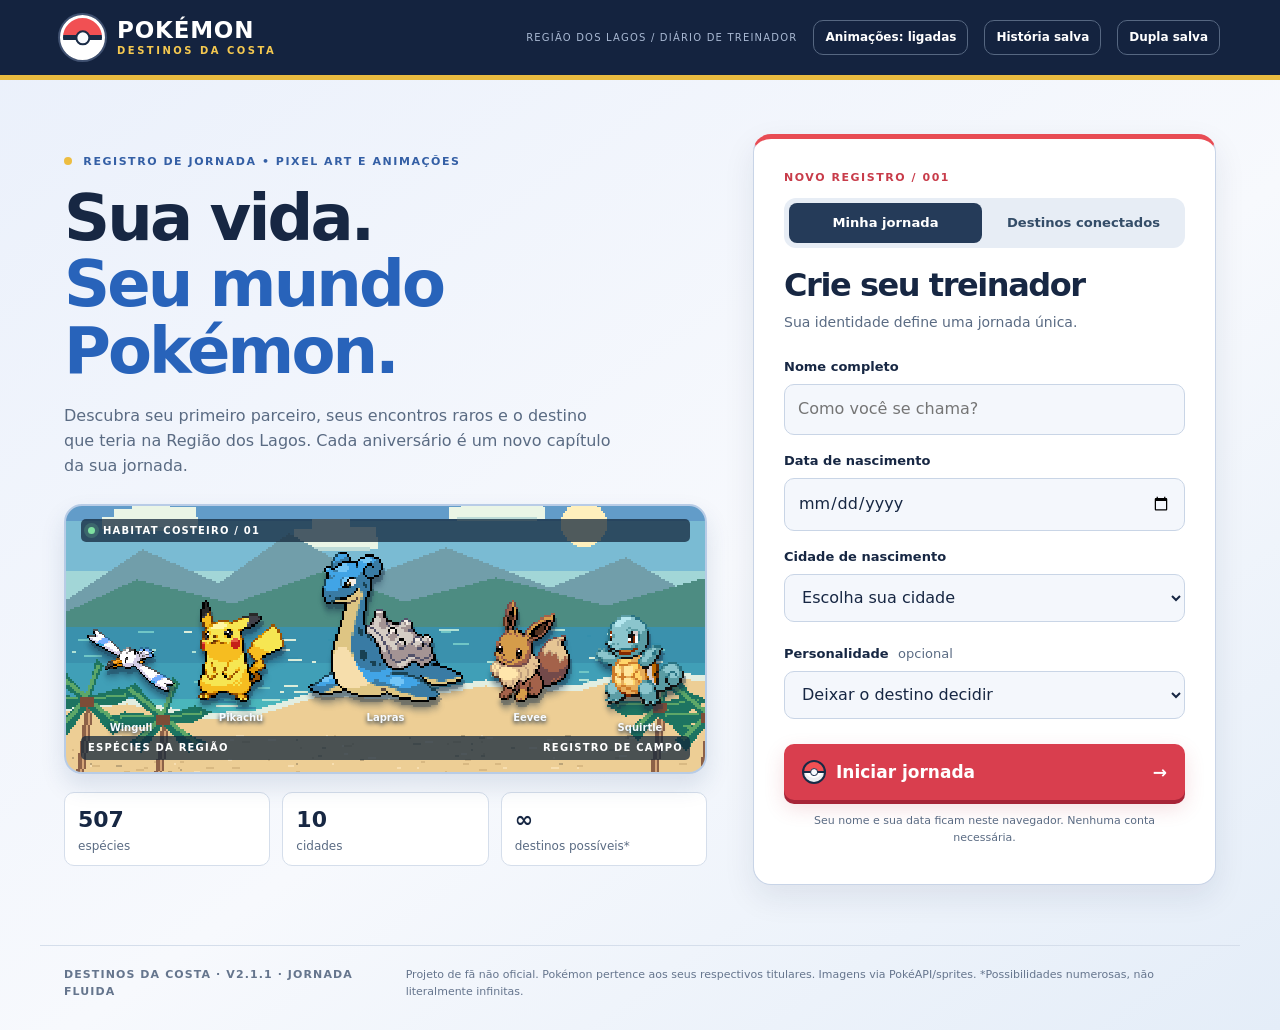
<file: index.html>
<!doctype html><html lang="pt-BR"><head><meta charset="utf-8"><meta name="viewport" content="width=device-width,initial-scale=1"><meta name="theme-color" content="#14233f"><title>Pokémon: Destinos da Costa</title><link rel="stylesheet" href="style.css"><script defer src="data.js"></script><script defer src="engine.js"></script><script defer src="scenes.js"></script><script defer src="visuals.js"></script><script defer src="narrative.js"></script><script defer src="app.js"></script></head><body>
<header class="top"><a class="brand" href="#inicio"><span class="brand-mark ball" aria-hidden="true"></span><span>POKÉMON <small>DESTINOS DA COSTA</small></span></a><div class="top-right"><span>REGIÃO DOS LAGOS / DIÁRIO DE TREINADOR</span><button id="visual-toggle" class="ghost small" aria-pressed="true" type="button">Animações: ligadas</button><button id="load" class="ghost small">História salva</button><button id="load-pair" class="ghost small">Dupla salva</button></div></header>
<main id="inicio"><section id="welcome" class="welcome"><div class="intro"><div class="eyebrow"><span class="dot"></span> REGISTRO DE JORNADA • PIXEL ART E ANIMAÇÕES</div><h1>Sua vida.<br> <em>Seu mundo Pokémon.</em></h1><p>Descubra seu primeiro parceiro, seus encontros raros e o destino que teria na Região dos Lagos. Cada aniversário é um novo capítulo da sua jornada.</p><div class="hero-field"><div class="field-grid"></div><div class="field-label"><i></i> HABITAT COSTEIRO / 01</div><div class="hero-mons" id="hero-mons"></div><div class="field-bottom"><span>ESPÉCIES DA REGIÃO</span><span>REGISTRO DE CAMPO</span></div></div><div class="mini-stats"><span><b id="species-count">—</b> espécies</span><span><b>10</b> cidades</span><span><b>∞</b> destinos possíveis*</span></div></div>
<form id="form" class="form-panel"><div class="eyebrow">NOVO REGISTRO / 001</div><div class="mode-switch"><button type="button" id="mode-single" aria-pressed="true">Minha jornada</button><button type="button" id="mode-pair" aria-pressed="false">Destinos conectados</button></div><h2>Crie seu treinador</h2><p>Sua identidade define uma jornada única.</p><label for="name">Nome completo</label><input id="name" name="name" placeholder="Como você se chama?" maxlength="100" required autocomplete="name"><label for="birth">Data de nascimento</label><input type="date" id="birth" name="birth" min="1900-01-01" required><label for="city">Cidade de nascimento</label><select id="city" required></select><div id="city-hint" class="city-hint"></div><label for="personality">Personalidade <span class="optional">opcional</span></label><select id="personality"><option value="auto">Deixar o destino decidir</option><option value="explorer">Aventureiro e explorador</option><option value="competitive">Competitivo e determinado</option><option value="calm">Tranquilo e protetor</option><option value="curious">Curioso e estudioso</option><option value="independent">Independente e reservado</option></select><fieldset id="second-trainer" hidden disabled><legend>Segundo treinador</legend><label for="name-b">Nome completo</label><input id="name-b" maxlength="100" required placeholder="Quem vai cruzar seu caminho?"><label for="birth-b">Data de nascimento</label><input type="date" id="birth-b" min="1900-01-01" required><label for="city-b">Cidade de nascimento</label><select id="city-b" required></select><label for="personality-b">Personalidade</label><select id="personality-b"></select><label for="relation">Possível relação</label><select id="relation"><option value="destiny">Deixar o destino decidir</option><option value="friendship">Amizade</option><option value="rivalry">Rivalidade</option><option value="romance">Romance (apenas na vida adulta)</option></select><p class="privacy">Duas histórias alternativas no mesmo universo. Nenhum dado é enviado ao servidor.</p></fieldset><button class="primary" type="submit"><span class="ball mini" aria-hidden="true"></span> Iniciar jornada <span>→</span></button><p class="privacy">Seu nome e sua data ficam neste navegador. Nenhuma conta necessária.</p><p class="error" id="error" role="alert"></p></form></section>
<div id="image-status" class="image-status" role="status" hidden></div><section id="result" hidden><div class="result-hero"><div><div class="eyebrow">FICHA DE TREINADOR <span id="universe-label"></span></div><h1 id="result-title"></h1><p id="subtitle"></p><div id="titles" class="chips"></div></div><div class="actions"><button class="ghost" id="save">Salvar neste dispositivo</button><button class="ghost" id="export">Exportar biografia</button><button class="ghost" id="alternate">Outro universo</button><button class="ghost" id="reset">Nova história</button></div></div><div id="summary" class="stats"></div><section id="team-preview" class="team-preview"></section><nav class="tabs" aria-label="Seções da biografia"><button data-tab="life" class="selected">01 · Diário de vida</button><button data-tab="team">02 · Companheiros</button><button data-tab="dex">03 · Pokédex pessoal</button><button data-tab="profile">04 · Seu perfil</button><button data-tab="world">05 · Mundo regional</button><button data-tab="league">06 · Liga das Lagoas</button><button data-tab="bonds">07 · Laços e Memórias</button><button data-tab="mystery">08 · Mistérios</button></nav><div id="panel" class="panel" tabindex="-1"></div></section>
<section id="pair-result" hidden><div class="result-hero pair-heading"><div><span class="eyebrow">DESTINOS CONECTADOS · UNIVERSO COMPARTILHADO</span><h1 id="pair-title"></h1><p id="pair-subtitle"></p></div><div class="actions"><button id="pair-save" class="ghost">Salvar dupla</button><button id="pair-export" class="ghost" hidden>Exportar histórias</button><button id="pair-reset" class="ghost">Nova jornada</button></div></div><div class="panel" id="pair-panel"></div></section></main><footer><span>DESTINOS DA COSTA · V2.1.1 · JORNADA FLUIDA</span><span>Projeto de fã não oficial. Pokémon pertence aos seus respectivos titulares. Imagens via PokéAPI/sprites. *Possibilidades numerosas, não literalmente infinitas.</span></footer><div id="toast" class="toast" role="status" hidden></div><dialog id="detail"><button class="close" aria-label="Fechar">×</button><div id="detail-body"></div></dialog><dialog id="cinematic" aria-label="Acontecimento especial"><div id="cinematic-body"></div><button id="cinematic-skip" class="primary" type="button">Pular animação</button></dialog></body></html>
</file>
<file: style.css>
:root{--ink:#183c3d;--muted:#62716e;--paper:#f5f3ea;--card:#fffdf6;--line:#d9dfd4;--green:#286b63;--gold:#be8542;--radius:18px;--shadow:0 16px 50px #20473f12}*{box-sizing:border-box}body{margin:0;background:var(--paper);color:var(--ink);font-family:system-ui,-apple-system,BlinkMacSystemFont,'Segoe UI',sans-serif;line-height:1.55}button,input,select{font:inherit}button{cursor:pointer}button:focus-visible,a:focus-visible,input:focus-visible,select:focus-visible{outline:3px solid #bd944e;outline-offset:3px}button:disabled{opacity:.5;cursor:default}[hidden]{display:none!important}.top{display:flex;align-items:center;justify-content:space-between;gap:16px;padding:18px max(24px,calc((100vw - 1160px)/2));border-bottom:1px solid var(--line);background:#f9f8f0}.brand{display:flex;align-items:center;gap:12px;font-weight:850;letter-spacing:.1em;line-height:1.05;color:var(--ink);text-decoration:none}.brand small{display:block;font-size:10px;letter-spacing:.32em;margin-top:4px}.brand-mark{display:grid;place-items:center;background:var(--ink);color:#e6d5a8;width:42px;height:42px;border-radius:50%;font-size:26px}.top-right{display:flex;align-items:center;gap:16px;font-size:10px;letter-spacing:.12em;color:var(--muted)}main{max-width:1200px;margin:auto;padding:54px 24px 60px;min-height:80vh}.welcome{display:grid;grid-template-columns:1.25fr 1fr;gap:54px;align-items:center}.eyebrow{font-size:11px;letter-spacing:.19em;font-weight:800;color:#4e7a72}.dot{display:inline-block;background:#c49754;border-radius:50%;width:8px;height:8px;margin-right:6px}h1,h2,h3,p{margin:0}h1,h2{font-family:Georgia,'Times New Roman',serif;line-height:1.08;font-weight:500}h1{font-size:clamp(45px,6vw,78px);letter-spacing:-.055em;margin:15px 0 20px}h1 em{color:#3c8275;font-weight:400}.intro>p{font-size:17px;color:var(--muted);max-width:550px;margin-bottom:25px}.landscape{position:relative;border-radius:var(--radius);overflow:hidden;background:#d9e7d7;box-shadow:var(--shadow)}.landscape svg{display:block;width:100%;height:auto}.scene-caption{position:absolute;bottom:12px;right:15px;left:15px;display:flex;justify-content:space-between;color:#fff;font-size:10px;text-shadow:0 1px 3px #233b35;letter-spacing:.1em}.mini-stats{display:flex;gap:25px;margin-top:18px;color:var(--muted);font-size:12px}.mini-stats b{color:var(--ink);font-size:19px;margin-right:4px}.form-panel{background:var(--card);border:1px solid var(--line);border-radius:24px;padding:32px;box-shadow:var(--shadow)}.form-panel h2{font-size:38px;margin-top:8px}.form-panel>p{color:var(--muted);font-size:14px;margin:9px 0 23px}label{display:block;font-size:13px;font-weight:750;margin:16px 0 7px}.optional{font-weight:400;color:var(--muted);margin-left:5px}input,select{width:100%;border:1px solid #cdd8ce;border-radius:10px;padding:12px 13px;background:#f8faf3;color:var(--ink);min-height:48px}.city-hint{font-size:12px;color:var(--muted);padding:6px 2px 0}.primary,.ghost{border-radius:10px;font-weight:700;padding:11px 16px;border:1px solid var(--line);background:transparent;color:var(--ink)}.primary{background:var(--green);color:white;border-color:var(--green);display:flex;justify-content:space-between;align-items:center;width:100%;margin-top:25px;padding:15px 18px;box-shadow:0 5px 12px #286b6326}.primary:hover{background:#1c554f}.ghost:hover{background:#e6ece0}.small{font-size:12px;padding:7px 11px}.form-panel .privacy{font-size:11px;text-align:center;margin:12px 0 0}.form-panel .error{color:#ad4737;margin:8px 0 0}.result-hero{display:flex;justify-content:space-between;gap:24px;align-items:center;background:linear-gradient(115deg,#153e40,#286b63);padding:35px;border-radius:24px;color:#fffdf3;position:relative;overflow:hidden}.result-hero:after{content:'◈';position:absolute;font-size:290px;right:160px;bottom:-165px;opacity:.06;pointer-events:none}.result-hero h1{font-size:clamp(34px,5vw,59px);margin:10px 0}.result-hero .eyebrow{color:#b2d4c4}.result-hero p{color:#d1e6da}.actions{display:grid;gap:8px;flex-shrink:0;position:relative;z-index:1}.actions .ghost{color:#fff;border-color:#ffffff40;font-size:12px}.actions .ghost:hover{background:#ffffff15}.chips{display:flex;flex-wrap:wrap;gap:6px;margin-top:16px}.chip{font-size:11px;padding:4px 9px;border:1px solid #ffffff40;border-radius:20px;color:inherit}.stats{display:grid;grid-template-columns:repeat(6,1fr);gap:10px;margin:18px 0}.stat{border:1px solid var(--line);background:var(--card);border-radius:13px;padding:14px 12px}.stat b{font-size:26px;display:block;line-height:1.1}.stat span{font-size:11px;color:var(--muted)}.tabs{display:flex;gap:5px;overflow:auto;border-bottom:1px solid var(--line);margin:22px 0;scrollbar-width:thin}.tabs button{white-space:nowrap;border:0;background:none;color:var(--muted);padding:12px 15px;border-bottom:3px solid transparent;font-size:14px;font-weight:700}.tabs .selected{color:var(--green);border-bottom-color:var(--green)}.panel h2{font-size:30px;margin:0 0 8px}.panel-intro{color:var(--muted);margin-bottom:20px;font-size:14px}.toolbar{display:flex;gap:12px;align-items:center;justify-content:space-between;flex-wrap:wrap;margin-bottom:18px}.toolbar select,.toolbar input{width:auto;max-width:100%}.timeline{max-width:870px;margin:auto;border-left:2px solid #c7d8ca;padding:0 0 0 22px}.year{font-weight:800;color:var(--green);letter-spacing:.12em;font-size:12px;margin:20px 0 10px;position:relative}.year:before{content:'';width:10px;height:10px;border-radius:50%;background:var(--green);border:3px solid var(--paper);position:absolute;left:-30px;top:2px}.event{background:var(--card);border:1px solid var(--line);padding:18px 20px;border-radius:13px;margin:10px 0;position:relative}.event.major{border-left:4px solid #bc9255}.event-meta{font-size:11px;color:var(--muted);margin-bottom:5px}.event h3{font-size:19px;line-height:1.25;margin-bottom:8px}.event p{font-family:Georgia,serif;font-size:17px;color:#334e4a;line-height:1.65}.event .linked{font-size:12px;color:#98703d;display:block;margin-top:8px}.section-title{margin-top:28px!important}.poke-grid{display:grid;grid-template-columns:repeat(auto-fill,minmax(155px,1fr));gap:12px;margin:16px 0 25px}.poke{position:relative;display:flex;flex-direction:column;text-align:left;gap:4px;padding:13px;border:1px solid var(--line);border-radius:15px;background:var(--card);color:var(--ink);min-width:0;transition:transform .15s,border-color .15s}.poke:hover{transform:translateY(-3px);border-color:#80a99a}.poke.shiny{border-color:#c5a34f;background:#fff9e8}.poke-image{height:120px;width:100%;display:grid;place-items:center;background:radial-gradient(ellipse,#e2eae1 0%,transparent 70%);position:relative}.poke-image img{width:100%;height:100%;object-fit:contain;min-height:0;max-height:120px}.poke-image .fallback{font-size:35px;color:#a0b5a4}.poke b{font-size:16px;overflow-wrap:anywhere}.poke small{font-size:11px;color:var(--muted)}.poke .spark{position:absolute;right:9px;top:8px;color:#ad7920}.meter{height:6px;background:#e2e9df;border-radius:5px;overflow:hidden;margin:5px 0}.meter span{display:block;height:100%;background:#5b9484}.empty{padding:22px;background:#eaece3;border-radius:13px;color:var(--muted)}.profile-grid{display:grid;grid-template-columns:repeat(2,minmax(0,1fr));gap:15px}.info{background:var(--card);border:1px solid var(--line);border-radius:16px;padding:22px}.info h3{margin-bottom:14px}.trait{display:flex;justify-content:space-between;font-size:13px;margin-top:10px;text-transform:capitalize}.memory{padding:10px 0;border-top:1px solid var(--line);font-size:14px}.memory small{display:block;color:var(--muted)}.city-grid{display:grid;grid-template-columns:repeat(auto-fit,minmax(220px,1fr));gap:12px}.city-card{background:var(--card);border:1px solid var(--line);border-radius:14px;padding:18px}.city-card h3{font-size:17px}.city-card p,.city-card li{font-size:12px;color:var(--muted)}.city-card ul{padding-left:17px}.city-card.visited{border-top:4px solid #6c9a84}.toast{position:fixed;bottom:20px;left:50%;transform:translateX(-50%);max-width:90vw;background:#163d3e;color:white;border-radius:9px;padding:12px 20px;z-index:10;box-shadow:var(--shadow)}dialog{width:min(580px,92vw);max-height:86vh;overflow:auto;border:1px solid var(--line);border-radius:20px;background:var(--card);color:var(--ink);padding:24px;box-shadow:0 15px 80px #0004}dialog::backdrop{background:#173b3c88}.close{float:right;border:0;background:#e9eee4;color:var(--ink);width:34px;height:34px;border-radius:50%;font-size:23px}.detail-head{display:flex;gap:20px;align-items:center}.detail-head .poke-image{width:130px;flex-shrink:0;height:130px}.detail-head h2{font-size:34px}.detail-head p{font-size:13px;color:var(--muted)}footer{max-width:1200px;margin:auto;padding:20px 24px 30px;display:flex;justify-content:space-between;gap:20px;border-top:1px solid var(--line);font-size:11px;color:var(--muted)}footer span:first-child{white-space:nowrap;font-weight:750;letter-spacing:.1em}@media(max-width:800px){main{padding-top:25px}.welcome{grid-template-columns:1fr;gap:24px}.top-right>span{display:none}.intro>p{font-size:15px}.landscape svg{max-height:200px;object-fit:cover}.result-hero{display:block;padding:24px}.actions{display:flex;flex-wrap:wrap;margin-top:20px}.stats{grid-template-columns:repeat(3,1fr)}.profile-grid{grid-template-columns:1fr}.form-panel{padding:23px}.top{padding:12px 16px}footer{display:block}footer span{display:block;margin-bottom:7px}}@media(max-width:420px){main{padding:22px 13px 35px}.mini-stats{gap:12px}.mini-stats b{font-size:15px}.poke-grid{grid-template-columns:repeat(2,minmax(0,1fr))}.stats{gap:6px}.stat{padding:10px}.event{padding:14px}.timeline{padding-left:15px}.year:before{left:-23px}.detail-head{gap:10px}.detail-head .poke-image{width:90px}}@media print{.top,.actions,.tabs,.toolbar,footer,.toast{display:none!important}main{padding:0}.result-hero{background:white;color:black;border:1px solid #ddd}.result-hero p,.result-hero .eyebrow{color:#333}.event{break-inside:avoid}body{background:white}}
/* V1.1 — interface de treinador / Pokédex */
:root{--ink:#172743;--muted:#5a6b83;--paper:#edf2fa;--card:#fff;--line:#d5deeb;--green:#2761ab;--gold:#e4b43f;--radius:15px;--shadow:0 12px 32px #17274316}
body{background:linear-gradient(145deg,#eaf0fb,#f7f9fd 56%,#e4edf8);font-family:system-ui,-apple-system,'Segoe UI',sans-serif}.top{background:#14233f;color:#fff;border-bottom:5px solid #e9bb40;padding-top:15px;padding-bottom:15px}.brand{color:#fff;font-size:23px;letter-spacing:.035em;line-height:1}.brand small{color:#f5c950;font-size:10px;letter-spacing:.25em}.ball{display:inline-block;position:relative;flex-shrink:0;width:40px;height:40px;border:3px solid #192b46;border-radius:50%;background:linear-gradient(to bottom,#f15053 0 44%,#192b46 44% 56%,#fff 56% 100%);box-shadow:inset 0 -4px #13264513}.ball:after{content:'';position:absolute;width:29%;height:29%;border:2px solid #192b46;background:#f9fbff;border-radius:50%;left:50%;top:50%;transform:translate(-50%,-50%)}.brand-mark{width:45px;height:45px;border-color:#fff;box-shadow:0 0 0 2px #405171}.top-right{color:#a9b9d3}.top .ghost{color:white;border-color:#566781}.top .ghost:hover{background:#263c60}.welcome{grid-template-columns:1.25fr .9fr;gap:46px}.eyebrow{color:#345fa5;font-weight:850;letter-spacing:.14em}h1,h2{font-family:inherit;font-weight:850;letter-spacing:-.045em}h1{font-size:clamp(38px,5vw,66px);line-height:1.04}h1 em{font-style:normal;font-weight:900;color:#2863ba}.intro>p{font-size:16px}.dot{background:#edbd41}.hero-field{height:270px;position:relative;overflow:hidden;border-radius:18px;border:2px solid #b8cce6;isolation:isolate;background:linear-gradient(165deg,#172d54,#2b68a0 60%,#54a9c2);box-shadow:0 12px 25px #1f426f22}.hero-field:before{content:'';position:absolute;width:110%;height:135px;background:#bddcbd;border-radius:50%;left:-5%;bottom:-64px;box-shadow:0 -16px 0 #4e9eab77;z-index:-1}.hero-field:after{content:'';position:absolute;width:230px;height:230px;top:-37px;right:-25px;border:25px solid #ffffff0e;border-radius:50%;z-index:-1}.field-grid{position:absolute;inset:0;background-image:linear-gradient(#ffffff0b 1px,transparent 1px),linear-gradient(90deg,#ffffff0b 1px,transparent 1px);background-size:25px 25px;z-index:-1}.field-label,.field-bottom{position:absolute;left:15px;right:15px;display:flex;align-items:center;justify-content:space-between;font-size:10px;letter-spacing:.12em;font-weight:800;color:#dcecff}.field-label{top:13px;justify-content:flex-start;gap:8px}.field-label i{width:7px;height:7px;background:#7ee0a1;border-radius:50%;box-shadow:0 0 0 4px #7ee0a12e}.field-bottom{bottom:12px;color:#243d4a}.hero-mons{position:absolute;inset:35px 12px 31px;display:flex;align-items:center;justify-content:center;gap:4px}.hero-mon{display:flex;align-items:center;flex-direction:column;flex:1;min-width:0;transform:translateY(14px)}.hero-mon-2{flex:1.65;transform:translateY(-8px)}.hero-mon-0,.hero-mon-4{transform:translateY(24px)}.hero-mon .poke-image{height:125px;background:none}.hero-mon-2 .poke-image{height:170px}.hero-mon .poke-image img{max-height:100%;filter:drop-shadow(0 7px 2px #10263f55)}.hero-mon>span{color:#f7fbff;font-size:10px;font-weight:800;text-shadow:0 2px 4px #10263f;text-align:center}.hero-mon .fallback .ball{width:36px;height:36px;opacity:.75}.hero-mon .fallback small{color:#d1e2fc}.mini-stats{gap:12px;display:grid;grid-template-columns:repeat(3,1fr)}.mini-stats>span{background:#fff;border:1px solid var(--line);border-radius:10px;padding:10px 13px}.mini-stats b{display:block;font-size:22px}.form-panel{border:1px solid #c8d4e7;border-top:5px solid #e84c54;border-radius:18px;padding:30px}.form-panel h2{font-size:32px}.form-panel .eyebrow{color:#c83c4a}.form-panel input,.form-panel select,input,select{background:#f4f7fc;border:1px solid #c9d5e6;color:#172743}.primary{background:#d93e4e;border:0;box-shadow:0 4px 0 #a72538,0 8px 20px #bd34472b;justify-content:center;gap:10px;font-size:17px}.primary:hover{background:#c82f40}.primary>span:last-child{margin-left:auto}.ball.mini{height:24px;width:24px;border-width:2px}.ball.mini:after{border-width:1px}.result-hero{background:linear-gradient(115deg,#14233f,#254677);border-bottom:5px solid #edbc42;border-radius:18px;padding:28px 32px}.result-hero:after{content:'';width:260px;height:260px;right:150px;bottom:-90px;border:35px solid #fff;opacity:.055;border-radius:50%;box-shadow:inset 0 0 0 45px #fff0}.result-hero .eyebrow{color:#f2c65a}.result-hero h1{font-size:clamp(32px,5vw,53px);font-weight:900}.result-hero p{color:#d1dff5}.chip{background:#ffffff10;border-color:#ffffff30}.stats{gap:10px}.stat{border-radius:11px;border-top:3px solid #9ab8e5;box-shadow:0 4px 9px #1b39550a}.stat:nth-child(5){border-top-color:#edbb38}.stat:nth-child(6){border-top-color:#9271cf}.stat b{color:#245ca9}.stat:nth-child(5) b{color:#a47915}.stat:nth-child(6) b{color:#7957bd}.team-preview{background:#fff;border:1px solid var(--line);border-radius:16px;padding:18px;margin:20px 0;box-shadow:var(--shadow)}.team-bar{display:flex;justify-content:space-between;align-items:center;gap:12px;margin-bottom:15px}.team-bar h2{font-size:25px;margin-top:4px}.team-bar .ghost{font-size:12px;color:#245ca9}.party-grid{display:grid;grid-template-columns:repeat(6,minmax(0,1fr));gap:9px}.party-slot{position:relative;min-width:0;display:flex;flex-direction:column;align-items:center;justify-content:center;gap:4px;background:linear-gradient(180deg,color-mix(in srgb,var(--type,#8096be) 16%,white),#fff 77%);border:1px solid #d2ddea;border-top:4px solid var(--type,#8096be);border-radius:12px;padding:10px 6px;color:var(--ink);min-height:156px;overflow:hidden}.party-slot:hover:not(.empty-slot){border-color:var(--type);transform:translateY(-2px)}.party-slot b{font-size:14px;overflow-wrap:anywhere}.party-slot .poke-image{height:91px;background:none}.party-slot .poke-image img{max-height:91px}.slot-number{position:absolute;top:5px;left:8px;font-size:9px;font-weight:850;color:#526783;letter-spacing:.06em}.empty-slot{border:1px dashed #c4d0e3;background:#f2f5fa;gap:10px;color:#7b8ba2}.empty-slot .ball{filter:grayscale(1);opacity:.3}.empty-slot small{font-size:11px}.tabs{background:#14233f;border-radius:12px;padding:5px;gap:4px;border:0;margin:24px 0}.tabs button{color:#c6d4e9;border:0;border-radius:7px;flex:1;padding:11px 13px}.tabs .selected{background:#f1bd3e;color:#172743}.tabs button:hover:not(.selected){background:#2a4266}.panel h2{font-size:28px}.panel-intro{color:var(--muted)}.timeline{max-width:1040px;border-color:#adc2e0;padding-left:20px}.year{color:#204f91;letter-spacing:.07em;font-size:13px;margin:22px 0 9px;display:flex;align-items:center;gap:9px}.year span{font-weight:650;color:#71809a;font-size:10px}.year:before{background:#e94a57;left:-28px;border-color:var(--paper)}.event{display:flex;align-items:center;gap:15px;border-radius:12px;padding:15px 17px;border-left:4px solid #c4d3e9;box-shadow:0 3px 12px #193d6508}.event.major{border-left-color:#e5b43c}.event.kind-legend{border-left-color:#8866cc;background:#fcf9ff}.event.kind-shiny{border-left-color:#e4b43c;background:#fffdf3}.event.kind-evolution{border-left-color:#4a9c8e}.event.kind-capture{border-left-color:#e85c64}.event-visual{display:flex;align-items:center;justify-content:center;gap:3px;flex-shrink:0;min-width:66px}.event-copy{flex:1;min-width:0}.event-mon{display:grid;justify-items:center;width:67px}.event-mon .poke-image{height:64px;width:64px;background:radial-gradient(ellipse,#dce9fb,transparent 72%)}.event-mon .poke-image img{max-height:64px}.event-mon small{font-size:9px;color:#566b84;max-width:100%;overflow-wrap:anywhere;text-align:center}.event-mon .fallback .ball{width:25px;height:25px;border-width:2px}.event-mon .fallback small{font-size:8px}.event-symbol{display:grid;place-items:center;width:47px;height:47px;border-radius:12px;background:#e8effa;color:#4269a3;font-size:25px;font-weight:800}.evo-arrow{font-size:16px;font-weight:900;color:#438e82}.event-tag{display:inline-block;padding:3px 7px;margin-right:4px;border-radius:5px;background:#e9effa;color:#3b5d8f;font-weight:800;font-size:10px}.kind-shiny .event-tag{background:#f9e7a9;color:#835f0e}.kind-legend .event-tag{background:#e9ddfa;color:#7145a6}.kind-capture .event-tag{background:#fee6e8;color:#b33d4a}.kind-evolution .event-tag{background:#def1ea;color:#32786b}.event h3{font-size:17px;color:#1c3152;margin:5px 0}.event p{font-family:inherit;font-size:14px;line-height:1.65;color:#394b63}.event .linked{color:#916813}.poke-grid{grid-template-columns:repeat(auto-fill,minmax(165px,1fr));gap:13px}.poke{padding:12px;background:#fff;border:1px solid #cdd9eb;box-shadow:0 4px 12px #203a5e09;border-radius:12px;overflow:hidden}.poke:hover{border-color:#6f9bdd}.poke.shiny,.party-slot.shiny{border-color:#e7b943;background:linear-gradient(#fff1be,#fffdf4);box-shadow:0 0 0 2px #f5df9d55}.poke-image{height:128px;background:radial-gradient(ellipse,#dce8f9 0%,transparent 72%)}.poke-image img{position:absolute;inset:0;width:100%;height:100%;object-fit:contain;opacity:0;transition:opacity .2s;max-height:128px}.poke-image img.ready{opacity:1}.poke-image.pixel img{image-rendering:pixelated}.poke-image .fallback{display:flex;flex-direction:column;align-items:center;justify-content:center;gap:5px;color:#7587a1;font-size:12px;min-width:0}.fallback .ball{opacity:.48}.fallback small{font-size:10px;font-weight:800}.poke-tags{display:flex;align-items:center;flex-wrap:wrap;gap:4px;margin:3px 0}.type-chip{background:color-mix(in srgb,var(--type) 18%,white);border:1px solid color-mix(in srgb,var(--type) 65%,white);color:#24344c;display:inline-block;text-transform:uppercase;font-size:9px;letter-spacing:.04em;font-weight:850;padding:3px 6px;border-radius:5px;line-height:1.2}.rarity-chip{color:#697a92;background:#edf1f8;border-radius:5px;padding:3px 5px;font-size:9px;font-weight:700}.rarity-chip.extra{color:#7352b0;background:#f0e6ff}.dex-no{color:#7e8da3;font-size:10px;font-weight:800;letter-spacing:.08em}.poke b{font-size:16px}.meter{background:#e4ebf6}.meter span{background:linear-gradient(90deg,#5591db,#4cbb9b)}.info,.city-card{border-color:#d5deeb}.city-card.visited{border-top-color:#488fc6}.toast{background:#14233f}.image-status{max-width:1152px;margin:0 auto 15px;padding:10px 15px;border:1px solid #e7d49b;border-radius:9px;background:#fff8df;color:#775b19;font-size:12px}.evo-line{display:flex;align-items:center;gap:8px;flex-wrap:wrap;margin:10px 0}.evo-line>div{width:90px;text-align:center;border:1px solid #d5deeb;border-radius:10px;padding:5px}.evo-line .poke-image{height:72px}.evo-line small{font-size:11px}.evo-line>span{color:#5279ad;font-weight:850}.detail-head .poke-image img{max-height:130px}dialog{border-top:5px solid #e54b55}.detail-head h2{font-weight:850}.close{background:#e9eff9}.empty{background:#e4ebf5}.section-title{color:#243e65}footer{color:#65758d}.spark{z-index:2;font-weight:850;font-size:10px;background:#fff4c2;border-radius:5px;padding:3px 5px}.top-right .small{white-space:nowrap}
@media(max-width:800px){.welcome{grid-template-columns:1fr;gap:25px}.party-grid{grid-template-columns:repeat(3,minmax(0,1fr))}.team-preview{padding:13px}.hero-field{height:235px}.hero-mon-2 .poke-image{height:145px}.hero-mon .poke-image{height:110px}.result-hero{padding:22px}.event-visual{min-width:48px}.event-mon{width:55px}.event-mon .poke-image{width:53px;height:53px}.event{gap:10px;padding:13px}.event-copy p{font-size:13px}.tabs button{flex:0 0 auto}.form-panel{padding:23px}}
@media(max-width:440px){.brand{font-size:19px}.brand small{font-size:8px}.brand-mark{width:36px;height:36px}.top{gap:8px;padding:12px}.hero-field{height:205px}.hero-mon .poke-image{height:76px}.hero-mon-2 .poke-image{height:110px}.hero-mon>span{font-size:9px}.mini-stats{gap:5px}.mini-stats>span{padding:8px}.mini-stats b{font-size:18px}.team-bar h2{font-size:20px}.team-bar .ghost{padding:8px;font-size:10px}.party-slot{min-height:125px}.party-slot .poke-image{height:69px}.party-slot .poke-image img{max-height:69px}.party-slot b{font-size:12px}.event{align-items:flex-start;flex-direction:column;gap:7px}.event-visual{justify-content:flex-start}.event-symbol{width:30px;height:30px;font-size:17px}.event-mon{width:50px}.event-mon .poke-image{width:46px;height:46px}.timeline{padding-left:14px}.year:before{left:-22px}.poke-grid{grid-template-columns:repeat(2,minmax(0,1fr))}.stat b{font-size:22px}.stat span{font-size:10px}}
@media print{.top,.actions,.tabs,.toolbar,.image-status,.team-bar button{display:none!important}.result-hero{background:white;color:black}.result-hero p,.result-hero .eyebrow{color:#333}.team-preview{box-shadow:none}.event{box-shadow:none}body{background:white}}
.hero-mon .poke-image img{padding:15px 9px 8px}.hero-mon-2 .poke-image img{padding:12px 6px 8px}.hero-mon .poke-image img.local-sprite,.poke-image img.local-sprite{image-rendering:pixelated}.party-slot .poke-image img.local-sprite{padding:9px}.poke .poke-image img.local-sprite{padding:10px}.event-mon .poke-image img.local-sprite{padding:8px}.evo-line .poke-image img.local-sprite{padding:8px}

/* V1.2 — jornada por capítulos, arena e revelações progressivas */
.reading .result-hero{padding:22px 24px}.reading .result-hero h1{font-size:clamp(28px,4vw,45px);margin:5px 0}.reading .result-hero .actions{max-width:330px}.reading .panel{padding:22px;margin-top:18px}.journey-progress{display:flex;align-items:center;justify-content:space-between;gap:24px;padding:0 0 18px;border-bottom:1px solid var(--line)}.journey-progress>div{display:grid;gap:4px}.journey-progress>div:last-child{min-width:150px;text-align:right}.journey-progress b{font-size:23px}.journey-progress span{font-size:12px;color:var(--muted)}.phase-banner{font-size:11px;letter-spacing:.2em;font-weight:800;color:#b52d3c;margin:15px 0 0}.journey-layout{display:grid;grid-template-columns:minmax(0,1.45fr) minmax(260px,1fr);gap:18px;margin-top:18px;align-items:start}.chapter-card{border:1px solid var(--line);border-radius:18px;background:#fff;padding:24px;min-width:0}.chapter-card h2{font-size:clamp(25px,3vw,37px);margin:12px 0 15px}.chapter-kicker{display:flex;justify-content:space-between;gap:10px;font-size:10px;font-weight:800;letter-spacing:.08em;color:var(--muted);text-transform:uppercase}.chapter-visual{min-height:185px;display:flex;align-items:center;justify-content:center;gap:14px;background:radial-gradient(ellipse at 50% 90%,#d9e8ee 0%,#eef5f9 55%,#f6f8fc 100%);border-radius:14px;padding:16px;margin:8px 0 20px}.chapter-mon{flex:1;min-width:0;max-width:215px;text-align:center;display:grid;justify-items:center;gap:4px}.chapter-mon .poke-image{width:100%;height:155px}.chapter-mon .poke-image img{max-height:155px}.chapter-symbol{font-size:84px;color:#7a9dbd;line-height:1}.chapter-text{font-size:17px;line-height:1.75;color:#24354c}.chapter-card.kind-shiny .chapter-visual{background:radial-gradient(ellipse,#fff2ab,#fffaf0 70%);box-shadow:inset 0 0 0 2px #e9c65a;animation:glimmer 1.3s ease-out}.chapter-card.kind-legend .chapter-visual{background:radial-gradient(ellipse,#c9b9f6,#f0e9ff 70%);box-shadow:inset 0 0 0 2px #a98de5}.evolution-flash{animation:glimmer .9s ease-out}@keyframes glimmer{0%{filter:brightness(1.9)}100%{filter:brightness(1)}}.journey-side{display:grid;gap:12px}.journey-team{background:#f1f5fa;border:1px solid var(--line);border-radius:16px;padding:14px}.journey-team .team-bar{margin-bottom:10px}.journey-team .party-grid{grid-template-columns:repeat(3,minmax(0,1fr));gap:7px}.journey-team .party-slot{min-width:0;padding:8px 3px;min-height:105px;font-size:12px}.journey-team .party-slot .poke-image{height:66px}.journey-team .party-slot small{font-size:9px}.journey-record{display:grid;gap:8px;padding:12px;border:1px solid var(--line);border-radius:12px;font-size:12px;color:var(--muted)}.journey-controls{display:flex;justify-content:space-between;gap:10px;margin-top:18px}.journey-controls .primary{width:auto;min-width:205px;justify-content:center}.battle-arena{border:1px solid #bdc9dc;border-radius:14px;overflow:hidden;background:#eff4fb}.battle-banner{background:#172846;color:white;display:flex;justify-content:space-between;align-items:center;padding:16px;gap:8px}.battle-banner .eyebrow{color:#c4d8f8}.battle-banner h3{font-size:20px;color:white}.score{font-size:28px;font-weight:900;font-variant-numeric:tabular-nums}.battle-tracker{display:flex;justify-content:center;gap:7px;padding:10px}.battle-tracker span{border-radius:50%;width:25px;height:25px;display:grid;place-items:center;font-weight:800;font-size:12px;background:#d9e0eb}.battle-tracker .win{background:#bce9cb;color:#126a39}.battle-tracker .loss{background:#f6c6c6;color:#992b3b}.battle-tracker .current{outline:2px solid #526f9a}.duel{margin:10px;border:1px solid #d1dbe9;background:white;border-radius:12px;overflow:hidden}.duel-label{display:flex;justify-content:space-between;padding:9px 12px;font-size:10px;font-weight:850;letter-spacing:.1em;color:#526580}.versus{display:grid;grid-template-columns:minmax(0,1fr) 40px minmax(0,1fr);align-items:center;background:linear-gradient(120deg,#e5f2ff 0%,#f3f6fb 48%,#ffedf0 52%,#ffe8e8 100%);padding:14px 5px}.combatant{display:grid;justify-items:center;min-width:0;gap:4px;text-align:center}.combatant .poke-image{height:105px;width:100%;max-width:125px}.combatant b{font-size:14px;overflow-wrap:anywhere}.vs{font-weight:950;font-size:21px;font-style:italic;text-align:center;color:#ac3443}.duel-result{padding:12px;display:grid;gap:4px;font-size:13px}.duel-result.win{background:#e9f8ed;color:#176d3b}.duel-result.loss{background:#fff0f1;color:#9c3240}.duel-result p{color:#34445b}.duel-result span{font-weight:700}.battle-end{padding:16px;text-align:center}.battle-end strong{font-size:26px;color:#172846}.battle-end.win strong{color:#188048}.battle-end.loss strong{color:#b52d3c}.battle-end p{font-size:14px;line-height:1.6}.battle-arena details,.battle-history{padding:10px;font-size:13px}.battle-history .duel{max-width:520px}.battle-history summary,.battle-arena summary{cursor:pointer;font-weight:700}.reading #panel{outline:none}@media(max-width:800px){.journey-layout{grid-template-columns:1fr}.reading .panel{padding:12px}.chapter-card{padding:16px}.journey-team .party-grid{grid-template-columns:repeat(3,minmax(0,1fr))}.chapter-visual{min-height:145px}.chapter-mon .poke-image{height:115px}.journey-controls .primary{min-width:0;font-size:13px}.journey-progress>div:last-child{min-width:110px}.journey-progress b{font-size:19px}.chapter-text{font-size:16px}}@media(prefers-reduced-motion:reduce){.chapter-visual{animation:none!important}}
/* V1.3 — Liga das Lagoas */
.league-hub{display:grid;gap:16px}.league-heading{display:flex;align-items:center;justify-content:space-between;background:#172a48;color:#fff;border-radius:16px;padding:20px;gap:15px}.league-heading h2{margin:6px 0;color:#fff}.league-heading p{margin:0;color:#d3deef}.league-heading .eyebrow{color:#f2c46c}.league-count{font-size:42px;font-weight:900;line-height:1}.league-count small{font-size:18px;color:#aebcd1}.badge-case{display:grid;grid-template-columns:repeat(4,minmax(0,1fr));gap:10px}.badge-slot{display:flex;flex-direction:column;align-items:center;text-align:center;gap:4px;padding:12px 5px;background:#f4f6fa;border:1px solid #dbe2ec;border-radius:12px;color:#22344c}.badge-slot b{font-size:12px}.badge-slot small{font-size:11px;color:#5e6b80}.gym-badge{width:60px;height:60px;flex-shrink:0;filter:drop-shadow(0 3px 2px #243c4d35)}.gym-badge.locked{opacity:.5}.league-stage{background:#f5f7fa;border:1px solid #dbe2ec;padding:14px;border-radius:12px;color:#22344c}.league-stage h3,.league-hub h3{margin:0}.elite-track{display:flex;gap:7px}.elite-track>div{flex:1;text-align:center;background:#e2e7ef;border-radius:8px;padding:10px 2px;display:grid;gap:3px}.elite-track .cleared{background:#c6e7d1;color:#24613b}.elite-track small{font-size:11px}.rival-card{padding:13px;background:#f4f6fa;border:1px solid #dbe2ec;border-radius:12px;display:grid;gap:10px;color:#22344c}.rival-card p{margin:4px 0;font-size:13px}.rival-team{display:flex;gap:8px}.rival-team>div{flex:0 1 85px;text-align:center;font-size:10px}.rival-team .poke-image{height:62px}.award-reveal{display:flex;align-items:center;justify-content:center;gap:12px;background:#fff2ce;color:#69480d;border:1px solid #f2ce7d;border-radius:12px;padding:12px;margin:12px 0}.turn-log{background:#eff3f9;color:#23354f;border:1px solid #dbe3ee;padding:10px;border-radius:10px;margin-top:8px}.turn-log summary{cursor:pointer;font-weight:700}.turn-row{display:grid;grid-template-columns:24px 1fr;gap:10px;padding:9px 0;border-bottom:1px solid #dbe2ec}.turn-row:last-child{border:0}.turn-num{font-weight:bold;color:#64758b}.turn-row p{margin:0 0 8px;font-size:13px}.hp-pair{display:grid;grid-template-columns:1fr 1fr;gap:10px}.hp-pair small{font-size:11px}.hp-pair .meter span{background:#40a66d}.hp-pair>div:last-child .meter span{background:#e36b55}.battle-banner small{color:#cfdaee}.journey-record button{width:100%;margin-top:4px}@media(max-width:560px){.badge-case{grid-template-columns:repeat(2,minmax(0,1fr))}.league-heading{padding:14px}.gym-badge{width:48px;height:48px}.elite-track small{font-size:10px}}
.live-hp{margin:10px 0;padding:10px;border:1px solid #dbe2ec;border-radius:9px;background:#f1f5f9;color:#26384e}.turn-narrative{background:#f5f0df;border-radius:9px;border:1px solid #e4d9b9;padding:12px;color:#26384e;margin:8px 0;font-weight:600}.live-hp .meter span{transition:width .3s ease}

/* V1.4 — Laços e Memórias */
.bonds-head{padding:22px;background:linear-gradient(135deg,#182d48,#325a70);color:#fff;border-radius:16px;margin-bottom:18px}.bonds-head .eyebrow{color:#b9e3e2}.bonds-head h2{color:#fff;margin:6px 0}.bonds-head p{color:#d8e9ef;margin:8px 0 18px}.bonds-counts{display:grid;grid-template-columns:repeat(3,minmax(0,1fr));gap:9px}.bonds-counts span{padding:10px;background:#ffffff13;border:1px solid #ffffff25;border-radius:10px;font-size:12px}.bonds-counts b{display:block;font-size:24px;color:#fff}.arc-grid,.rel-grid{display:grid;grid-template-columns:repeat(auto-fit,minmax(min(100%,270px),1fr));gap:12px;margin:10px 0 20px}.arc-card,.rel-card{min-width:0;border:1px solid #dbe1e8;border-radius:14px;background:#fff;padding:15px;color:#26354a}.arc-card{border-top:4px solid #5c8d9b}.arc-card.fulfilled{border-top-color:#429975}.arc-card.closed,.arc-card.interrupted{border-top-color:#b69b7c}.arc-top{display:flex;align-items:center;justify-content:space-between;gap:8px;font-size:10px;font-weight:800;color:#597083;letter-spacing:.03em}.arc-state{background:#edf3f4;padding:5px 8px;border-radius:8px;font-size:10px;text-align:right}.arc-card h3{font-size:18px;margin:10px 0 3px}.arc-period{color:#68778b;font-size:12px;margin:0 0 15px}.arc-thread{border-left:2px solid #d8e3e6;margin-left:6px;padding-left:15px}.arc-node{position:relative;margin:0 0 16px}.arc-dot{position:absolute;left:-21px;top:4px;border:2px solid #fff;width:10px;height:10px;border-radius:100%;background:#5897a2;box-shadow:0 0 0 1px #5897a2}.arc-node small,.arc-node b{display:block}.arc-node small{font-size:11px;color:#658398;font-weight:700}.arc-node b{font-size:12px}.arc-node p{font-size:13px;line-height:1.55;margin:5px 0 0;color:#405064}.arc-pending{font-style:italic;color:#798a9b;font-size:12px;padding-bottom:5px}.arc-inline{display:flex;justify-content:space-between;gap:8px;border:1px solid #d8e3e6;background:#eef5f7;border-radius:10px;padding:10px 12px;font-size:12px;color:#41647a;margin:12px 0}.rel-pair{display:grid;grid-template-columns:1fr 28px 1fr;align-items:center;text-align:center}.rel-pair>div{min-width:0}.rel-pair .poke-image{height:80px;min-height:0}.rel-pair b{font-size:12px;overflow-wrap:anywhere}.rel-heart{font-size:21px;color:#ce657a}.rel-card h4{text-align:center;margin:10px 0;color:#42586c}.rel-stat{display:flex;justify-content:space-between;font-size:12px;margin:10px 0 5px}.rel-card .meter span{background:#429975}.rel-card .rival-meter .meter span{background:#db9c54}.rel-card details{margin-top:12px;font-size:12px;color:#51677b}.rel-step{padding:8px 0;border-bottom:1px solid #e4e9ed}.rel-step small{display:block;margin-top:4px;color:#667c8f}.bio-mini-grid{display:grid;grid-template-columns:repeat(auto-fill,minmax(110px,1fr));gap:10px}.bio-mini{background:#f2f6fa;border:1px solid #dbe1e8;border-radius:12px;padding:8px;text-align:center;color:#24364b;cursor:pointer}.bio-mini .poke-image{height:65px;min-height:0}.bio-mini b,.bio-mini small{display:block;font-size:12px;overflow-wrap:anywhere}.bio-mini small{color:#697e91;font-size:10px;margin-top:4px}.bio-stat-grid{display:grid;grid-template-columns:repeat(4,minmax(0,1fr));gap:8px;margin:14px 0}.bio-stat-grid>div{padding:10px 5px;background:#edf3f7;border-radius:10px;text-align:center}.bio-stat-grid b{display:block;font-size:21px;color:#23435d}.bio-stat-grid small{display:block;font-size:10px;color:#586c80}.bio-meters{display:grid;grid-template-columns:1fr 1fr;gap:12px;margin:16px 0;font-size:12px}.bio-story{background:#f5f8fa;border:1px solid #e0e8ec;border-radius:12px;padding:14px;line-height:1.6}.bio-story p{margin:0 0 8px}.bio-story p:last-child{margin-bottom:0}.feat-list{display:flex;flex-wrap:wrap;gap:6px}.feat-list span{border-radius:99px;background:#fff2d9;color:#755523;font-size:12px;padding:6px 10px;font-weight:700}.bio-duel{display:grid;grid-template-columns:65px 15px 65px minmax(0,1fr);gap:6px;align-items:center;border-bottom:1px solid #e0e6ed;padding:9px 0;text-align:center}.bio-duel .poke-image{height:50px;min-height:0}.bio-duel small{display:block;font-size:10px;overflow-wrap:anywhere}.bio-duel>div:last-child{text-align:left}.bio-duel>div:last-child b{font-size:12px}.won-text{color:#26784a}.lost-text{color:#a84249}.bio-history{margin-top:20px}.bio-history summary,.rel-card summary{cursor:pointer;font-weight:700}.journey-side .party-slot[data-progress-uid]{cursor:pointer}.chapter-card.kind-arc{border-top:4px solid #5c8d9b}.chapter-card.kind-relationship{border-top:4px solid #cb7a8d}.chapter-card .rel-grid{grid-template-columns:1fr;margin-top:14px}.tabs{flex-wrap:wrap}.rel-card .poke-image img,.bio-mini .poke-image img,.bio-duel .poke-image img{object-fit:contain}.bio-mini:hover,.party-slot[data-progress-uid]:hover{outline:2px solid #73a9ba}.bonds-head h2{font-size:26px}@media(max-width:480px){.bonds-head{padding:15px}.bonds-counts span{padding:7px;font-size:10px}.bonds-counts b{font-size:20px}.bio-stat-grid{grid-template-columns:repeat(2,1fr)}.bio-duel{grid-template-columns:52px 12px 52px minmax(0,1fr)}.arc-top{flex-wrap:wrap}.bio-meters{grid-template-columns:1fr}}
/* V1.5 — world journal */
.kind-trade{--event-accent:#7765c7}.trade-card{border:1px solid #a9a9cc;border-radius:16px;overflow:hidden;margin:14px 0;background:#f8f6ff;color:#24304a}.trade-banner{background:#29375c;color:white;padding:12px 16px;display:grid;gap:4px}.trade-banner span{font-size:10px;letter-spacing:.16em;color:#b7c4f2;font-weight:800}.trade-banner small{color:#d7dff6}.trade-pair{display:grid;grid-template-columns:minmax(0,1fr) auto minmax(0,1fr);align-items:center;gap:8px;padding:12px}.trade-pair>div{display:grid;justify-items:center;gap:5px;text-align:center;min-width:0}.trade-pair .pokemon-image,.trade-pair .image-wrap,.trade-pair .sprite{max-width:112px}.trade-pair img{max-width:112px;max-height:112px;object-fit:contain;image-rendering:pixelated}.trade-pair small{font-size:11px;color:#53617a}.trade-arrow{font-size:28px;font-weight:900;color:#7867ce}.trade-out,.trade-in{font-size:10px;letter-spacing:.08em;font-weight:800;padding:3px 6px;border-radius:4px;background:#f6d9d9;color:#963e47}.trade-in{background:#d4efdb;color:#256b42}.trade-rare{padding:9px 12px;background:#efe7fb;color:#5c4389;font-size:12px;text-align:center}.trade-links{display:flex;flex-wrap:wrap;gap:8px}.world-head{border-radius:14px;background:linear-gradient(120deg,#14233f,#335c7d);padding:20px;color:#fff}.world-head h2{color:white;margin:5px 0}.world-head .eyebrow,.world-head p{color:#cbddef}.world-nav{display:flex;gap:8px;flex-wrap:wrap;margin:14px 0}.world-nav button{border:1px solid #c6d5e6;background:#e9f0fb;border-radius:8px;padding:8px 12px;color:#24375a;font-weight:700;cursor:pointer}.world-section{margin:22px 0;scroll-margin-top:20px}.world-section h3{margin-bottom:10px}.region-map{border:3px solid #24375a;border-radius:14px;overflow:hidden;background:#74b2dd}.region-map svg{display:block;width:100%;height:auto}.route-known{stroke:#fefcf0;stroke-width:5;stroke-linecap:round}.route-unknown{stroke:#436d7b;stroke-dasharray:7 8;stroke-width:2;opacity:.5}.map-node circle{fill:#7c8d9b;stroke:#e8edf3;stroke-width:2}.map-node.known circle{fill:#da454c;stroke:white;stroke-width:3}.map-node text{fill:white;font-size:11px;font-weight:900}.map-legend{background:#24375a;color:#dcebf7;padding:9px;font-size:11px;text-align:center}.world-city-grid,.place-list{display:flex;gap:6px;flex-wrap:wrap;margin:12px 0}.place-list span{background:#edf3fa;padding:5px 8px;border-radius:6px;font-size:12px;color:#344666}.world-memories{max-height:440px;overflow:auto}.news-grid,.world-trades,.item-grid,.festival-grid{display:grid;grid-template-columns:repeat(2,minmax(0,1fr));gap:12px}.newspaper{border:1px solid #c6c4b7;border-top:4px solid #283d58;background:#fffcf2;padding:14px;border-radius:7px;color:#263347}.newspaper h4{font-family:Georgia,serif;font-size:19px;margin:7px 0}.newspaper p{font-size:13px;line-height:1.5}.news-meta,.news-label{font-size:10px;color:#667082;font-weight:700}.news-label{display:inline-block;letter-spacing:.08em;margin-top:8px}.personal-news{border-top-color:#d6a22e}.item-card{border:1px solid #c5d5e9;background:#f4f8ff;border-radius:10px;padding:12px;display:grid;gap:5px;justify-items:start;color:#253c5d}.item-card img{width:44px;height:44px;image-rendering:pixelated;object-fit:contain}.item-symbol{font-size:32px;color:#7292ba}.item-card small,.festival-grid span{color:#50637e}.item-status{font-weight:bold}.world-people article{display:flex;gap:12px;align-items:center;border:1px solid #c5d5e9;padding:10px;margin:8px 0;border-radius:10px}.world-people article img{max-width:72px;max-height:72px}.world-people article p{margin:3px 0}.festival-grid>div{display:grid;gap:4px;background:#f3f6fc;border-radius:8px;padding:10px;color:#2a3c57}.festival-grid small{font-weight:900;color:#ad4556}.festival-grid span{font-size:12px}.exp-steps{display:flex;gap:6px;flex-wrap:wrap;margin-top:12px}.exp-steps span{padding:6px 10px;border-radius:6px;background:#e0e7ef;color:#8795a4;font-size:12px}.exp-steps .seen{background:#e1f0dd;color:#39734b;font-weight:700}@media(max-width:650px){.news-grid,.world-trades,.item-grid,.festival-grid{grid-template-columns:1fr}.trade-pair{gap:4px;padding:8px}.trade-pair img{max-width:80px;max-height:80px}.trade-arrow{font-size:23px}.world-head{padding:14px}.world-nav button{font-size:12px;padding:6px 8px}}
/* V1.7: connected lives and mystery archive */
.mode-switch{display:grid;grid-template-columns:1fr 1fr;gap:5px;background:#e7edf5;padding:5px;border-radius:12px;margin:12px 0 20px}.mode-switch button{border:0;background:transparent;padding:10px 6px;border-radius:8px;color:#344d68;font-weight:750;font-size:.82rem;cursor:pointer}.mode-switch button[aria-pressed=true]{background:#253b59;color:#fff}#second-trainer{border:1px solid #cbd8e7;border-radius:12px;padding:14px;margin:15px 0;min-width:0}#second-trainer legend{font-size:.83rem;font-weight:800;color:#344d68;padding:0 8px}#second-trainer input,#second-trainer select{width:100%}.mystery-art{width:110px;height:130px;display:block;flex-shrink:0;margin:0 auto}.mystery-grid{display:grid;grid-template-columns:repeat(auto-fill,minmax(135px,1fr));gap:12px;margin:12px 0 26px}.mystery-tile{border:1px solid #d5deec;border-radius:12px;padding:12px;text-align:center;display:grid;gap:5px;background:#fff;justify-items:center}.mystery-tile small{color:#53647b;font-size:.78rem}.mystery-tile .poke-image{width:95px;height:95px}.pair-heading{border-bottom:3px solid #a05cad}.pair-teams{display:grid;grid-template-columns:1fr 1fr;gap:16px;margin:18px 0}.pair-team{border:1px solid #d4ddea;border-radius:15px;overflow:hidden;background:#fff;min-width:0}.pair-team-head{padding:14px 16px;background:#eaf2fc;border-bottom:1px solid #d4ddea}.pair-team:nth-child(2) .pair-team-head{background:#f1eaf9}.pair-team-head h3{margin:5px 0;overflow-wrap:anywhere}.pair-party{display:grid;grid-template-columns:repeat(3,minmax(0,1fr));gap:7px;padding:10px}.pair-slot{min-width:0;border:1px solid #e1e7ee;border-radius:9px;padding:5px 2px;background:#f8fafc;display:flex;align-items:center;justify-content:center;flex-direction:column;min-height:98px;cursor:pointer}.pair-slot.empty-slot{cursor:default}.pair-slot .ball{width:23px;height:23px;opacity:.28}.pair-slot small{font-size:.7rem;color:#71829a}.pair-mon{text-align:center;display:grid;justify-items:center;gap:4px;min-width:0;width:100%;color:#263b57}.pair-mon b{font-size:.8rem;overflow-wrap:anywhere;max-width:100%}.pair-mon .poke-image{width:80px;max-width:100%;height:76px}.pair-mon .type-chip{font-size:.62rem}.pair-tools{display:flex;flex-wrap:wrap;gap:5px;padding:10px;border-top:1px solid #e1e7ee}.pair-tools button{border:1px solid #d2ddea;background:#fff;color:#354d69;font-size:.75rem;font-weight:700;border-radius:7px;padding:6px;cursor:pointer}.pair-chapter{min-height:280px;margin:12px 0}.shared-chapter{border-left:5px solid #9d6cbb}.pair-match{display:flex;align-items:center;justify-content:center;gap:16px;width:100%;flex-wrap:wrap}.pair-match .pair-mon{max-width:125px}.pair-match .poke-image{width:110px;height:110px}.pair-double{display:grid;grid-template-columns:1fr 1fr;gap:10px;width:100%}.pair-double .pair-match{border:1px solid #c7d3e3;background:#fff;border-radius:10px;padding:8px;gap:6px}.pair-double .pair-match .pair-mon{max-width:85px}.pair-double .poke-image{height:75px}.pair-outcome{width:100%;text-align:center;font-weight:800}.pair-outcome.win{color:#218050}.pair-outcome.loss{color:#a33440}.pair-caption{text-align:center;font-size:.84rem;color:#526780;margin:8px 0}.pair-bond{max-width:400px;margin:10px auto;color:#745198;font-weight:700;text-align:center}.pair-final{background:#eaf1fc;border-radius:12px;text-align:center;padding:25px 10px}.pair-chapter .chapter-visual{min-height:135px}.pair-chapter .duel{width:100%}#pair-result .memory{margin:10px 0;padding:12px;border:1px solid #dbe4ef;border-radius:12px;background:white}#pair-result .chapter-symbol{color:#8e5baa}.top-right{flex-wrap:wrap}@media(max-width:700px){.pair-teams{grid-template-columns:1fr}.pair-double{grid-template-columns:1fr}.pair-match{gap:8px}.pair-party .poke-image{height:65px}.pair-slot{min-height:88px}.pair-heading .actions{flex-wrap:wrap}.mode-switch button{font-size:.75rem}#load-pair{font-size:.72rem}}
/* Prevent mobile overflow from the long version caption. */
footer span{white-space:normal!important;overflow-wrap:anywhere;min-width:0}#pair-result,#pair-panel,.pair-heading,.pair-team-head{min-width:0}#pair-title{overflow-wrap:anywhere}.pair-double .pair-match .vs{flex-shrink:0} .pair-team .empty-slot{cursor:default}
@media(max-width:700px){#pair-result .journey-controls{display:flex;flex-wrap:wrap;gap:8px}#pair-skip{font-size:.78rem;order:3;width:100%;padding:10px}}

/* V2.0 · original pixel landscapes and cinematic chapter effects */
.pixel-scene{position:relative;isolation:isolate;overflow:hidden;background-image:var(--scene)!important;background-size:cover!important;background-position:center!important;background-repeat:no-repeat!important;image-rendering:pixelated}
.pixel-scene.scene-night{background-image:linear-gradient(#15254d70,#182b555c),var(--scene)!important}
.pixel-scene.scene-mist:before{content:'';position:absolute;inset:0;background:linear-gradient(0deg,#e9f1e1a0,transparent 60%);pointer-events:none;z-index:0}
.pixel-scene.scene-rain:before{content:'';position:absolute;inset:-20%;background:repeating-linear-gradient(115deg,transparent 0 25px,#c6eaff66 26px 27px,transparent 28px 46px);animation:sceneRain .65s linear infinite;pointer-events:none;z-index:0}
@keyframes sceneRain{to{transform:translate(-24px,38px)}}
.hero-field.pixel-scene:before,.hero-field.pixel-scene:after,.hero-field.pixel-scene .field-grid{display:none}
.hero-field.pixel-scene .hero-mon .poke-image{filter:drop-shadow(2px 5px 0 #21384f60)}
.hero-field .field-label,.hero-field .field-bottom{background:#14273cbe;border-radius:5px;padding:4px 7px;color:#fff}
.chapter-visual.pixel-scene{min-height:240px;aspect-ratio:320/168;max-height:390px;padding:38px 12px 12px;align-items:flex-end;box-shadow:inset 0 0 0 2px #243a4c52;animation:none!important}
.chapter-visual.pixel-scene.scene-landscape{align-items:center}
.chapter-visual.pixel-scene .chapter-symbol{font-size:42px;background:#213247b0;color:#fff;border:2px solid #ffffffa0;border-radius:12px;padding:6px 18px;text-shadow:1px 2px #162134}
.scene-label{position:absolute;top:9px;left:10px;z-index:2;background:#182940dc;color:#f1f8ee;font-size:10px;font-weight:800;letter-spacing:.08em;padding:5px 8px;border-radius:5px;max-width:calc(100% - 20px);pointer-events:none}
.chapter-visual.pixel-scene .chapter-mon,.chapter-visual.pixel-scene .pair-mon{position:relative;z-index:1;align-self:end;background:#f7f7ebdf;border:1px solid #f0f3e1;border-radius:10px;padding:5px;box-shadow:0 4px 0 #273c4b2e}
.chapter-visual.pixel-scene .chapter-mon .poke-image{height:clamp(65px,15vw,125px);background:transparent}
.chapter-visual.pixel-scene .chapter-mon .poke-image img{max-height:100%;filter:drop-shadow(0 3px 1px #25435b55)}
.chapter-visual.pixel-scene .pair-match{background:#ffffffc9;position:relative;z-index:1}
.chapter-visual.pixel-scene .mystery-art{z-index:1;filter:drop-shadow(0 4px 2px #1a2e4655)}
.versus.pixel-scene{min-height:170px;padding:18px 9px 10px;align-items:end}
.versus.pixel-scene .combatant{background:#f6f5e5d9;border-radius:9px;padding:5px;z-index:1}
.trade-pair.pixel-scene{padding:36px 10px 12px;min-height:200px;align-items:end}
.trade-pair.pixel-scene>div{background:#fffcf0e6;border-radius:9px;padding:8px;z-index:1}
.trade-pair.pixel-scene>.trade-arrow{align-self:center;color:white;text-shadow:0 2px #203346;font-size:28px}
.cine-replay{display:block;margin:12px auto 0;font-size:12px}
#cinematic{padding:0 0 14px;border:2px solid #577a92;border-radius:18px;width:min(590px,calc(100% - 24px));max-height:calc(100dvh - 24px);overflow:auto;background:#182b43;color:#f4f6ef;box-shadow:0 16px 60px #081124a8;z-index:500}
#cinematic::backdrop{background:#102035fa}
.cine-head{padding:14px 18px 12px;display:grid;gap:4px;text-align:center}.cine-head span{font-size:10px;letter-spacing:.16em;color:#93b9ce}.cine-head strong{font-size:22px}
.cine-stage{height:clamp(190px,44vw,310px);margin:0 12px;border:1px solid #89a9ad;border-radius:10px;position:relative;overflow:hidden;isolation:isolate}
.cine-platform{position:absolute;left:28%;bottom:10%;width:44%;height:12%;border-radius:50%;background:#243e4f59;z-index:1}
.cine-mon{position:absolute;z-index:3;left:50%;bottom:16%;width:35%;height:65%;display:grid;place-items:center;transform:translateX(-50%);transition:transform .65s ease,opacity .3s;}
.cine-mon .poke-image{width:100%;height:100%;background:transparent!important}.cine-mon img{width:100%;height:100%;object-fit:contain;max-height:none!important;max-width:none!important;image-rendering:pixelated;filter:drop-shadow(0 5px 1px #162b475e)}
.cine-mon .fallback{background:#e9f2e7c9;border-radius:12px;padding:12px}
.cine-second{opacity:0}.cine-trade .cine-first{left:25%}.cine-trade .cine-second{left:75%;opacity:1}
.cine-glow{position:absolute;z-index:5;inset:0;background:radial-gradient(circle,#fffbe6 0%,#f9f5cfb8 22%,transparent 65%);opacity:0;pointer-events:none}
.cine-ball{position:absolute;left:50%;bottom:15%;width:36px;height:36px;border:3px solid #263445;border-radius:50%;background:linear-gradient(#d44b52 0 45%,#263445 45% 55%,#f8f5e7 55%);opacity:0;z-index:4;transform:translateX(-50%);box-shadow:0 3px 0 #25314450}.cine-ball i{position:absolute;left:50%;top:50%;transform:translate(-50%,-50%);border-radius:50%;width:11px;height:11px;border:2px solid #253144;background:white}
.cine-particles{position:absolute;inset:0;pointer-events:none;z-index:6}.cine-particles i{position:absolute;left:50%;top:55%;width:6px;height:6px;background:#fff3a4;box-shadow:0 0 6px #fff0b3;opacity:0;transform:rotate(calc(var(--i)*30deg)) translateX(0)}
.cine-moving.cine-evolution .cine-first{animation:evoOld 2.3s ease-in-out both}.cine-moving.cine-evolution .cine-glow,.cine-moving.cine-hatch .cine-glow{animation:evoGlow 2.3s ease-in-out both}
@keyframes evoOld{0%,20%{opacity:1;transform:translateX(-50%) scale(1)}40%,60%{filter:brightness(0) invert(1);transform:translateX(-50%) scale(1.07);opacity:1}80%,100%{opacity:0;transform:translateX(-50%) scale(.85)}}
@keyframes evoGlow{0%,15%,100%{opacity:0}45%,65%{opacity:.96}80%{opacity:.15}}
.cine-moving.cine-capture:not(.cine-adopt) .cine-ball{animation:ballThrow 2.25s ease-in-out both}.cine-moving.cine-capture:not(.cine-adopt) .cine-first{animation:monCapture 2.25s both}.cine-moving.cine-capture.cine-adopt .cine-first{animation:friendBounce 1.7s ease-in-out both}
@keyframes ballThrow{0%{opacity:0;transform:translate(-220%,-120px) rotate(-80deg)}25%{opacity:1;transform:translate(-50%,-30px) rotate(0)}40%{transform:translate(-50%,0)}50%,70%,90%{transform:translateX(-50%) rotate(12deg)}60%,80%{transform:translateX(-50%) rotate(-12deg)}100%{opacity:0;transform:translateX(-50%)}}
@keyframes monCapture{0%,26%{opacity:1;transform:translateX(-50%)}40%,90%{opacity:0;transform:translateX(-50%) scale(.08)}100%{opacity:1;transform:translateX(-50%)}}
@keyframes friendBounce{0%,100%{transform:translateX(-50%)}30%,70%{transform:translate(-50%,-12px)}50%{transform:translateX(-50%)}}
.cine-moving.cine-trade .cine-first{animation:tradeLeft 1.95s ease-in-out both}.cine-moving.cine-trade .cine-second{animation:tradeRight 1.95s ease-in-out both}.cine-moving.cine-trade .cine-glow{animation:evoGlow 1.95s both}
@keyframes tradeLeft{0%{left:25%;bottom:16%}45%{left:50%;bottom:38%;opacity:.35}100%{left:75%;bottom:16%;opacity:1}}@keyframes tradeRight{0%{left:75%;bottom:16%}45%{left:50%;bottom:3%;opacity:.35}100%{left:25%;bottom:16%;opacity:1}}
.cine-egg{position:absolute;z-index:3;left:50%;bottom:19%;width:65px;height:88px;background:radial-gradient(ellipse at 28% 38%,#7ab17a 0 13%,transparent 14%),radial-gradient(ellipse at 73% 70%,#7ab17a 0 15%,transparent 16%),#f8f1d5;border:3px solid #718679;border-radius:50% 50% 46% 46% / 63% 63% 37% 37%;transform:translateX(-50%)}.cine-moving .cine-egg{animation:eggShake 2.25s both}@keyframes eggShake{0%,15%{transform:translateX(-50%) rotate(0)}30%,60%{transform:translateX(-50%) rotate(-12deg)}45%,75%{transform:translateX(-50%) rotate(12deg)}100%{opacity:0;transform:translateX(-50%) scale(.5)}}
.cine-moving.cine-shiny .cine-particles i,.cine-revealed .cine-particles i{animation:sparkOut .9s ease-out both;animation-delay:calc(var(--i)*22ms)}@keyframes sparkOut{0%{opacity:0;transform:rotate(calc(var(--i)*30deg)) translateX(8px) scale(.3)}35%{opacity:1}100%{opacity:0;transform:rotate(calc(var(--i)*30deg)) translateX(110px) scale(.6)}}
.cine-revealed.cine-evolution .cine-first,.cine-revealed.cine-hatch .cine-egg{opacity:0!important;animation:none}.cine-revealed.cine-evolution .cine-second,.cine-revealed.cine-hatch .cine-second{opacity:1;transform:translateX(-50%)}.cine-revealed.cine-capture .cine-first{opacity:1;animation:none}.cine-revealed .cine-glow,.cine-revealed .cine-ball{opacity:0!important;animation:none}.cine-revealed.cine-trade .cine-first{left:75%;animation:none}.cine-revealed.cine-trade .cine-second{left:25%;animation:none}
.cine-copy{padding:15px 16px 9px;text-align:center;min-height:78px}.cine-copy b{font-size:18px;color:#fff5c8}.cine-copy p{margin:5px 0;color:#c9d9e1;font-size:13px}#cinematic-skip{display:block;margin:0 auto;min-width:180px;width:auto}
@media(max-width:600px){.chapter-visual.pixel-scene{min-height:174px;aspect-ratio:auto;padding:30px 5px 8px}.chapter-visual.pixel-scene .chapter-mon .poke-image{height:80px}.trade-pair.pixel-scene{min-height:170px}.versus.pixel-scene{min-height:130px}.cine-head strong{font-size:19px}.cine-copy b{font-size:16px}}
@media(prefers-reduced-motion:reduce){.pixel-scene:before,.cine-stage *{animation:none!important;transition:none!important}.cine-still .cine-second{transition:none}}

#cinematic::backdrop{background:#102035}
.cine-evolution:not(.cine-revealed) .cine-second,.cine-hatch:not(.cine-revealed) .cine-second{visibility:hidden}
.cine-revealed .cine-second{visibility:visible}
.visual-no-motion .scene-rain:before{animation:none!important}
/* V2.1 · leitura cinematográfica */
.story-copy{max-width:72ch;margin:20px auto 0;padding:0 4px;position:relative}.chapter-card .story-copy .chapter-text{font-size:clamp(16px,1.6vw,19px);line-height:1.8;letter-spacing:.005em;margin:0 0 14px;color:var(--ink);max-width:none}.story-copy .chapter-text:last-child{margin-bottom:0}.chapter-location{display:flex;align-items:center;justify-content:space-between;gap:10px;flex-wrap:wrap;font-size:11px;font-weight:700;letter-spacing:.05em;color:var(--muted);margin:0 0 12px}.chapter-location span:first-child{max-width:100%;overflow-wrap:anywhere}.chapter-location span:last-child{border:1px solid var(--line);padding:3px 8px;border-radius:5px}.chapter-card .chapter-visual.pixel-scene{border-radius:12px;min-height:200px;box-shadow:inset 0 0 0 1px #14243b55,0 5px 14px #13243b15}.chapter-card h2{line-height:1.2;letter-spacing:-.025em;overflow-wrap:anywhere}.memory-note{border:1px solid var(--line);border-left:3px solid #8c79bc;border-radius:9px;padding:10px 13px;margin-top:18px;background:var(--card);font-size:13px}.memory-note summary{cursor:pointer;font-weight:750;color:var(--ink);overflow-wrap:anywhere}.memory-note p{line-height:1.65;margin:12px 0 2px;color:var(--muted)}.chapter-changes{margin-top:17px;padding:12px 14px;border-radius:9px;border:1px solid var(--line);background:var(--card);display:grid;gap:6px;font-size:13px}.chapter-changes>span{font-size:10px;letter-spacing:.13em;color:var(--muted);font-weight:800}.chapter-changes>div{font-weight:700;color:var(--ink)}.journey-progress{scroll-margin-top:14px}.chapter-card .chapter-kicker{margin-bottom:8px}.journey-controls .primary{min-height:48px}.reading .journey-side .party-slot{transition:box-shadow .18s,border-color .18s}.reading .journey-side .party-slot:hover:not(.empty-slot){box-shadow:0 3px 12px #14243b20}.bio-story p{line-height:1.75}.pair-chapter .story-copy{margin-left:0;margin-right:0}@media(max-width:700px){.chapter-card .story-copy .chapter-text{font-size:16px;line-height:1.72}.story-copy{padding:0}.chapter-card .chapter-visual.pixel-scene{min-height:160px}.chapter-location{font-size:10px}.chapter-changes{font-size:12px}.journey-controls .primary{min-height:46px}}

/* V2.1.1: navigation before team on mobile. */
.type-chips{display:inline-flex;flex-wrap:wrap;justify-content:center;align-items:center;gap:3px;max-width:100%;min-width:0}.type-chips .type-chip{font-size:9px;padding:3px 5px;white-space:nowrap}.battle-playback{display:flex;flex-wrap:wrap;gap:8px;margin-top:12px}.battle-playback button{flex:1;min-height:44px}.journey-layout>.journey-controls,.journey-layout>.battle-playback{grid-column:1/-1;margin:0}.journey-layout>.journey-side{grid-column:2;grid-row:1}.journey-layout>.chapter-card{grid-column:1;grid-row:1}
@media(max-width:900px){.journey-layout{grid-template-columns:minmax(0,1fr);gap:12px}.journey-layout>.chapter-card,.journey-layout>.journey-side,.journey-layout>.journey-controls,.journey-layout>.battle-playback{grid-column:1;grid-row:auto}.journey-layout>.journey-side{margin-top:4px}}
</file>
